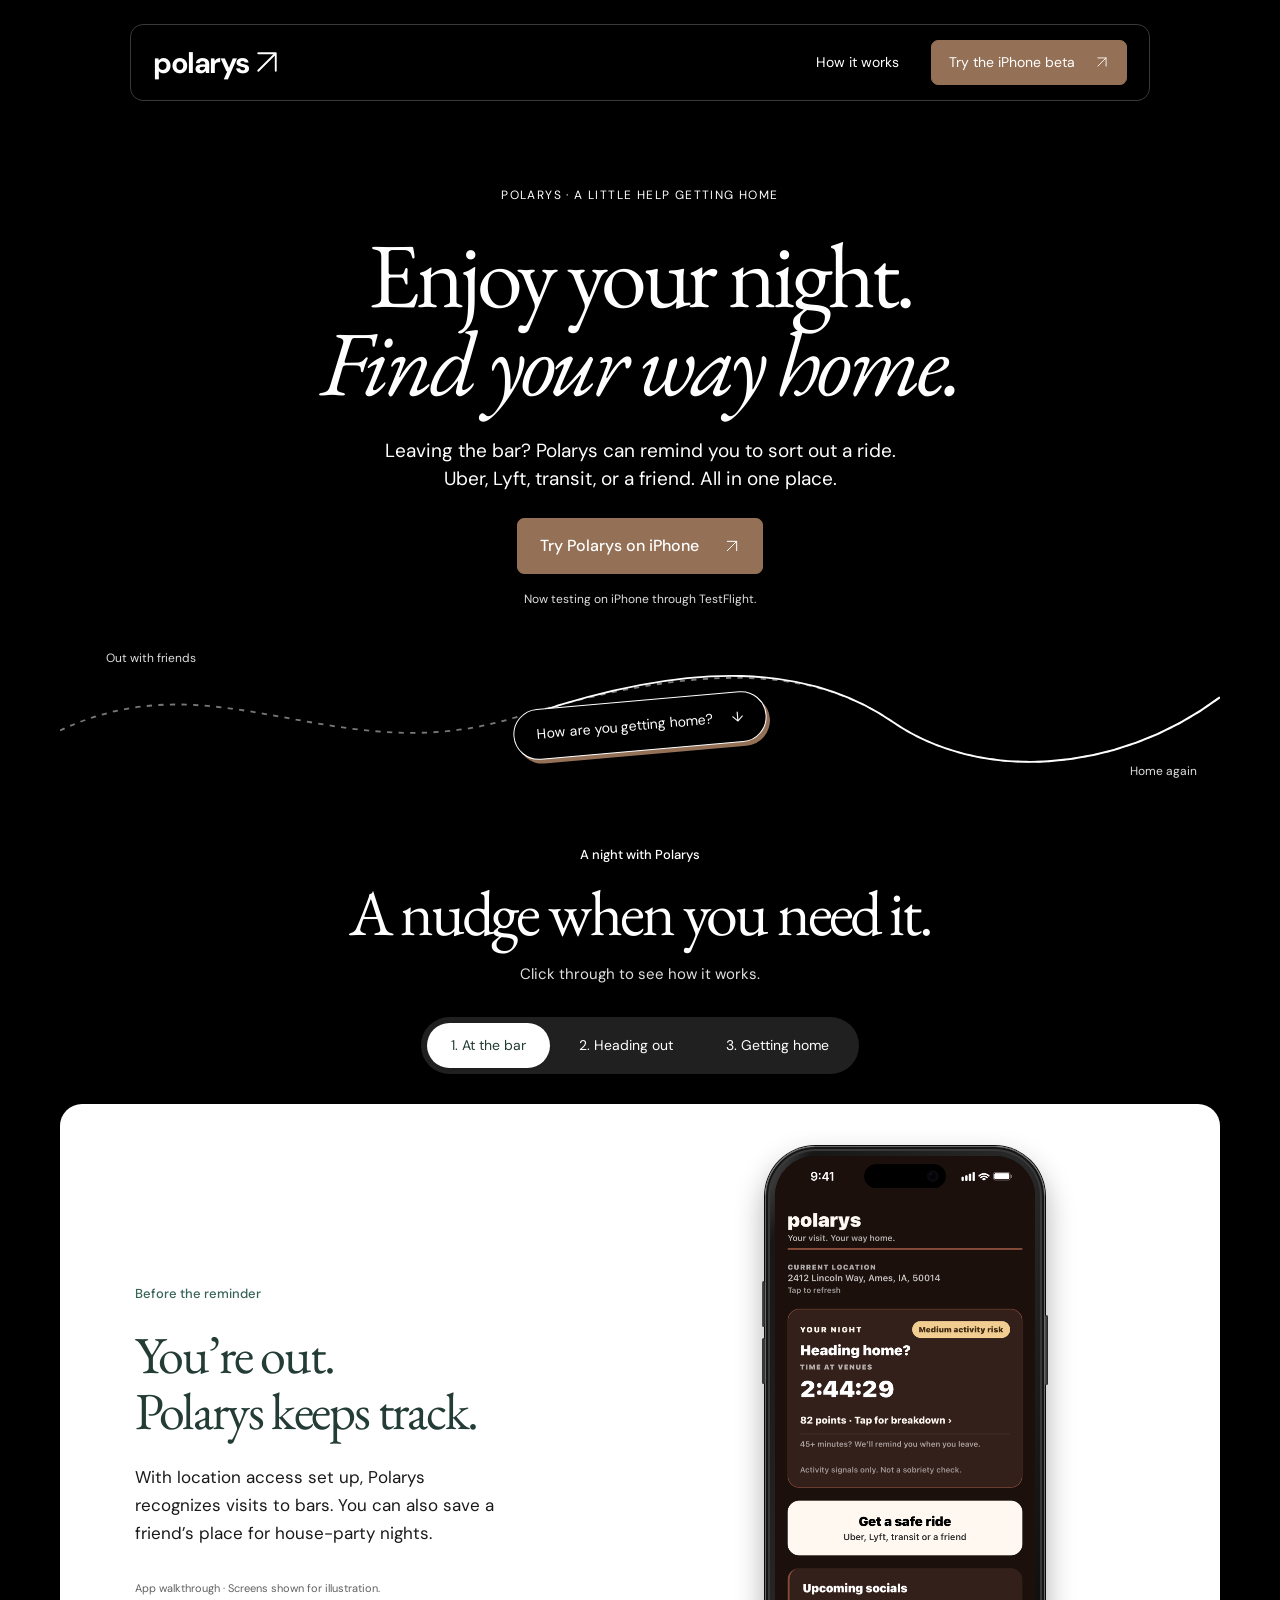
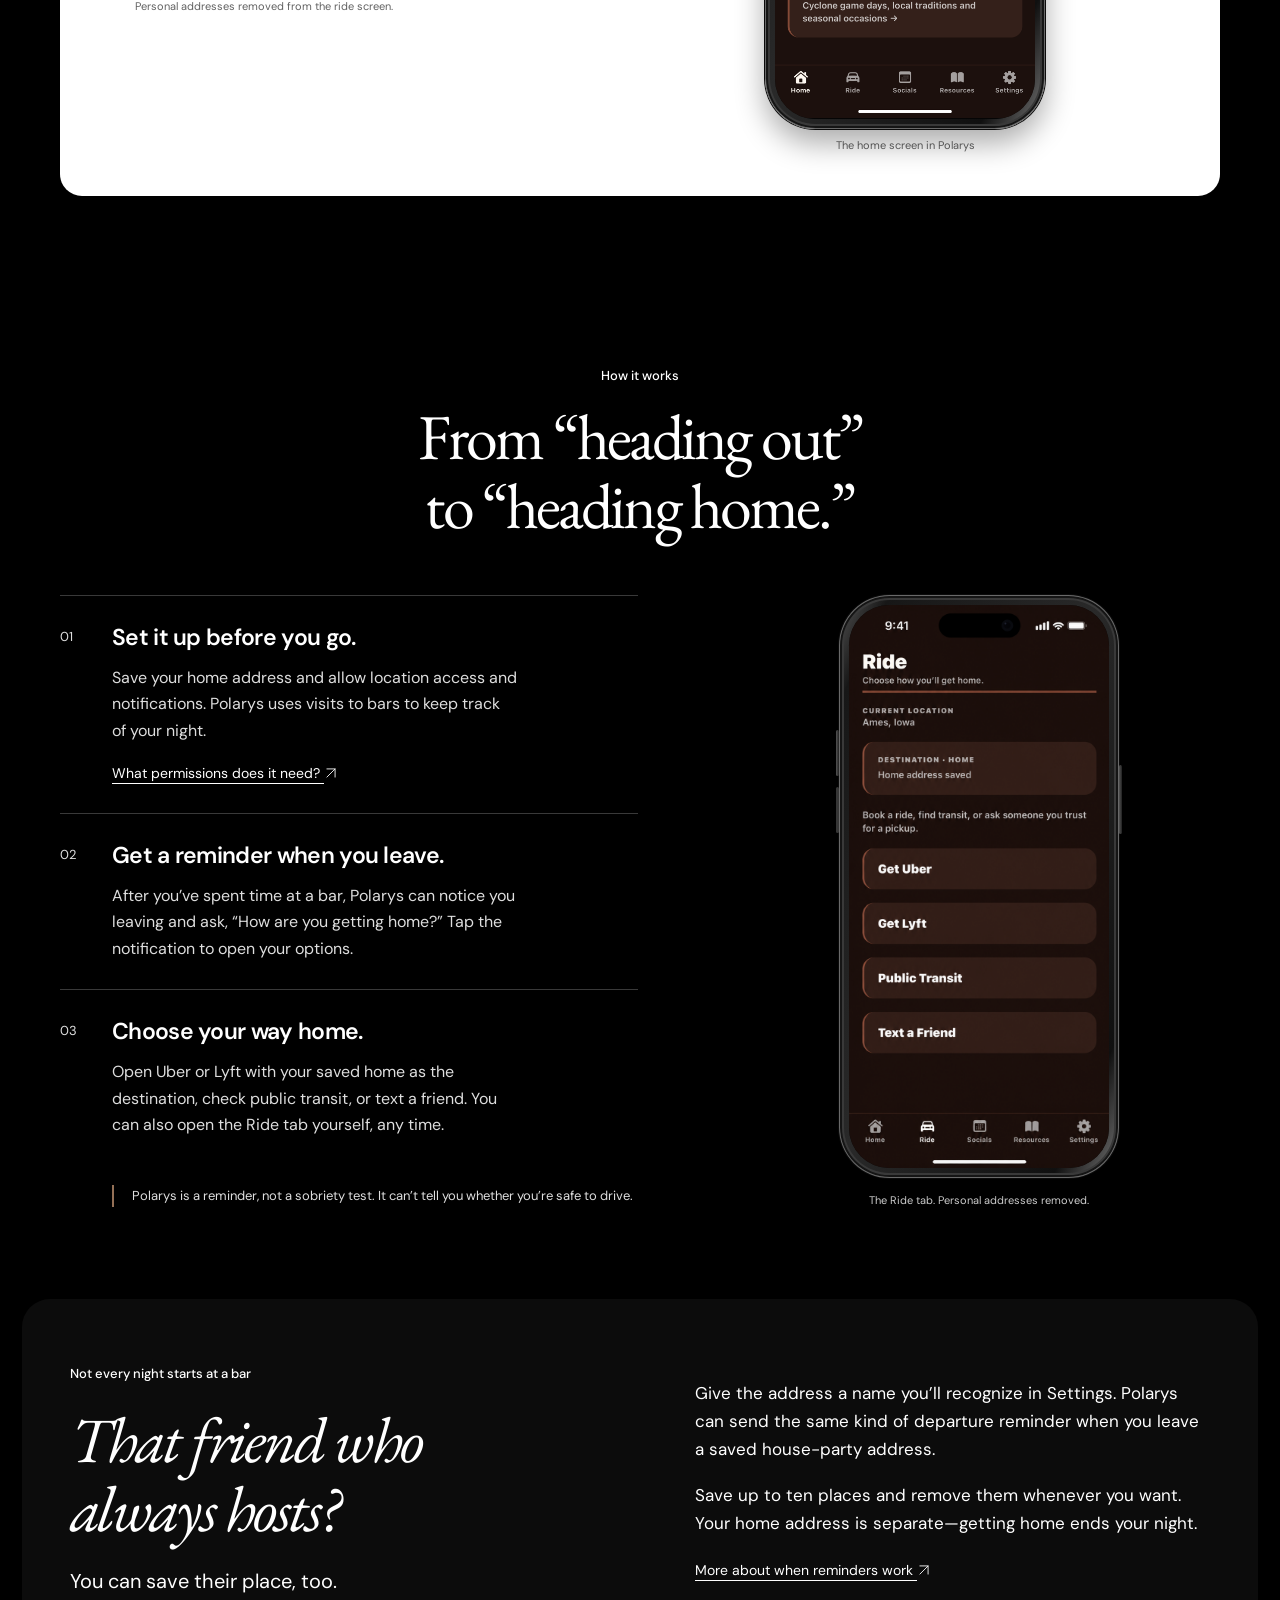
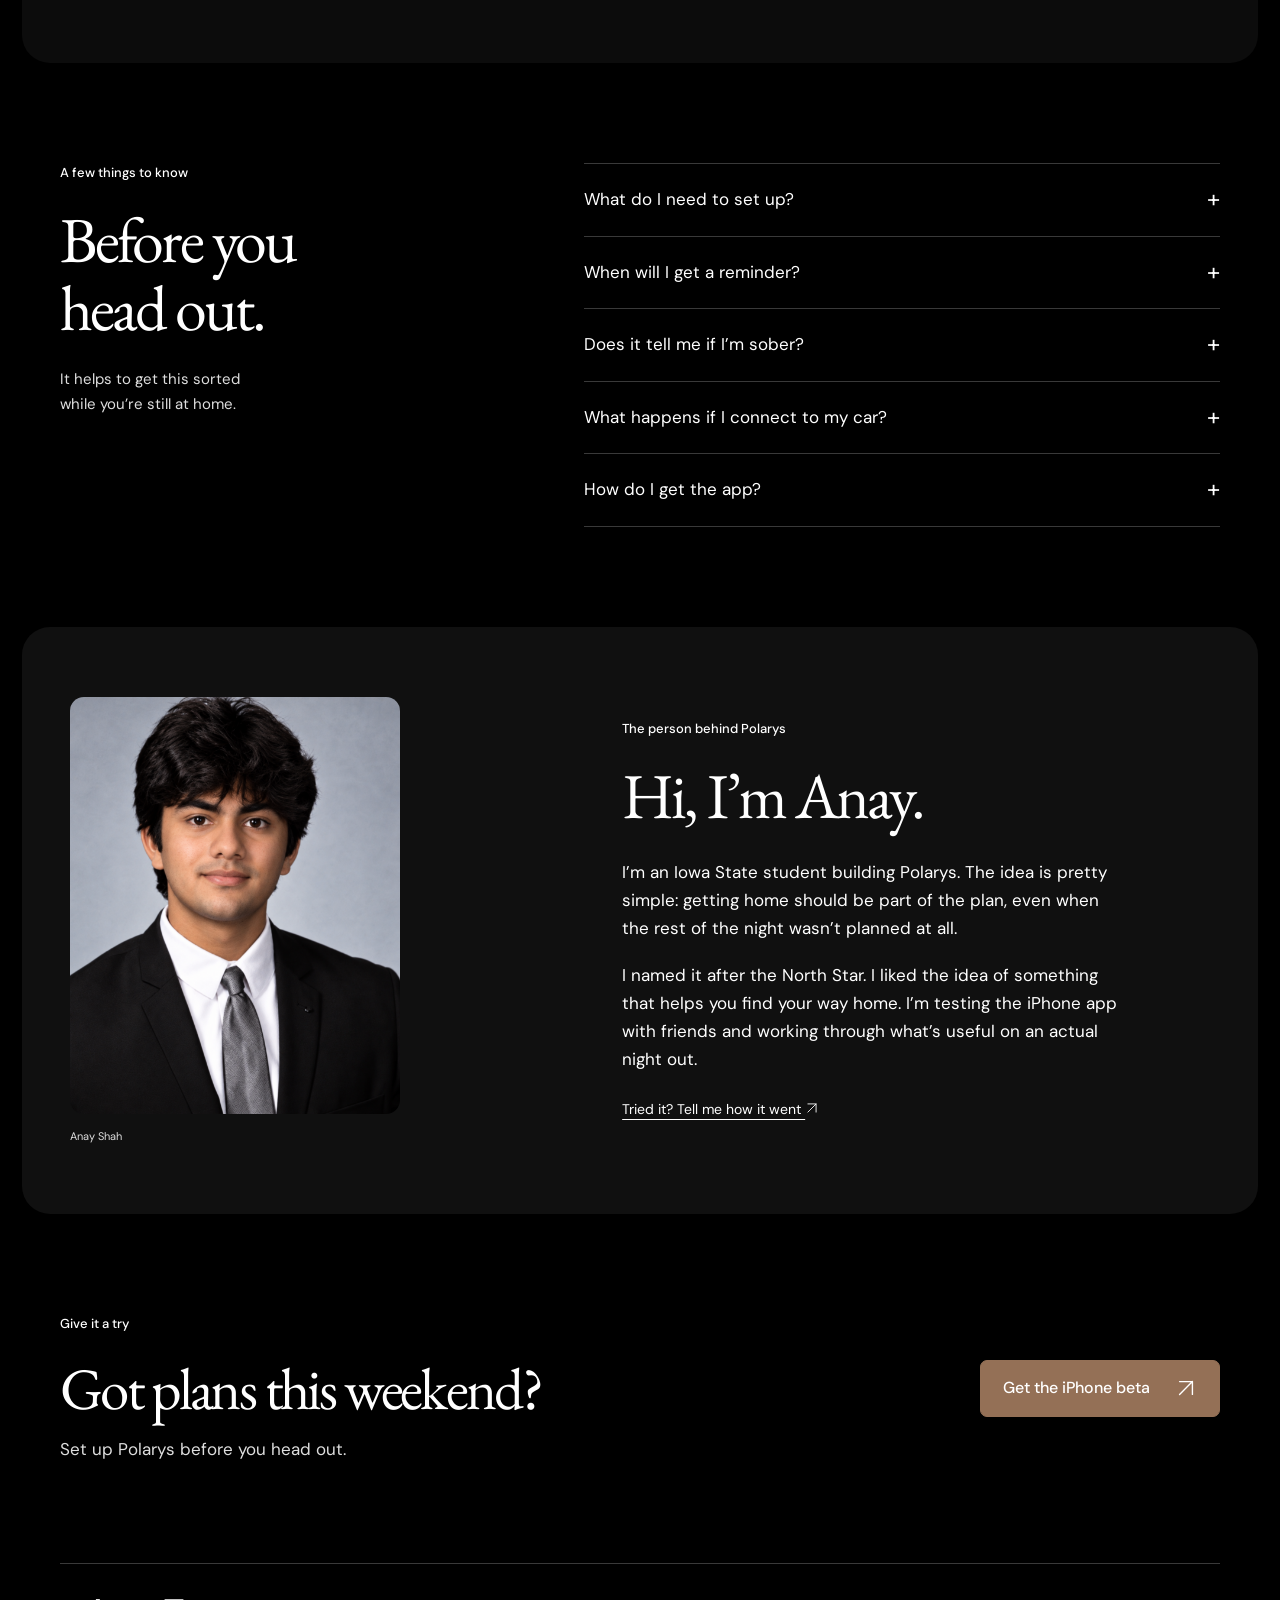
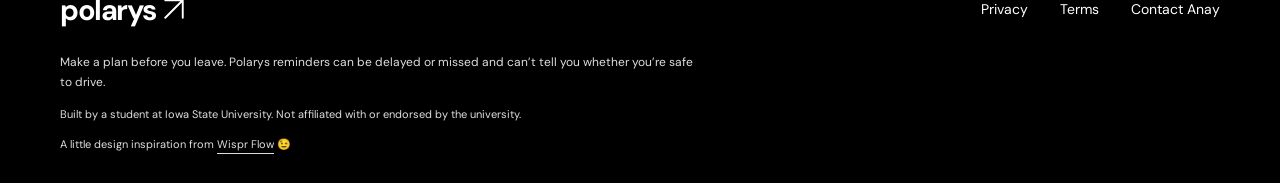
<file: index.html>
<!doctype html>
<html lang="en">
  <head>
    <meta charset="utf-8" />
    <meta name="viewport" content="width=device-width, initial-scale=1" />
    <title>Polarys</title>
    <link rel="canonical" href="https://getpolarys.app/" />
    <meta
      name="description"
      content="Leaving the bar? Polarys can remind you to find a ride home. An iPhone app, now on TestFlight."
    />
    <meta name="theme-color" content="#000000" />
    <link rel="icon" href="assets/polarys-icon.png" />
    <link rel="stylesheet" href="site.css" />
    <script src="site.js" defer></script>
  </head>
  <body>
    <a class="skip" href="#main">Skip to content</a>
    <header class="masthead wrap">
      <a class="wordmark" href="/" aria-label="Polarys home"
        >polarys<span aria-hidden="true"
          ><svg
            class="arrow-icon"
            style="--rotation: 0deg"
            viewBox="0 0 24 24"
            aria-hidden="true"
          >
            <path d="M5 19 19 5M5 5h14v14" /></svg></span
      ></a>
      <nav aria-label="Main navigation">
        <a href="#how-it-works">How it works</a
        ><a
          class="nav-download"
          href="https://testflight.apple.com/join/4NbjhRds"
          >Try the iPhone beta
          <span aria-hidden="true"
            ><svg
              class="arrow-icon"
              style="--rotation: 0deg"
              viewBox="0 0 24 24"
              aria-hidden="true"
            >
              <path d="M5 19 19 5M5 5h14v14" /></svg></span
        ></a>
      </nav>
    </header>
    <main id="main">
      <section class="hero wrap" aria-labelledby="hero-title">
        <p class="byline">POLARYS · A LITTLE HELP GETTING HOME</p>
        <h1 id="hero-title">
          Enjoy your night.<br /><em>Find your way home.</em>
        </h1>
        <p class="intro">
          Leaving the bar? Polarys can remind you to sort out a ride.<br
            class="desktop-break"
          />
          Uber, Lyft, transit, or a friend. All in one place.
        </p>
        <a class="button" href="https://testflight.apple.com/join/4NbjhRds"
          >Try Polarys on iPhone
          <svg class="arrow-icon" viewBox="0 0 24 24" aria-hidden="true">
            <path d="M5 19 19 5M5 5h14v14" /></svg
        ></a>
        <p class="download-note">Now testing on iPhone through TestFlight.</p>
        <div class="night-route" aria-label="From a night out to a ride home">
          <span class="route-start">Out with friends</span
          ><svg
            viewBox="0 0 1100 180"
            preserveAspectRatio="none"
            aria-hidden="true"
          >
            <path
              class="route-dashed"
              d="M0 105C150 15 260 155 430 90S710 25 790 95S1000 160 1100 65"
            />
            <path
              class="route-solid"
              d="M450 84C600 21 710 25 790 95S1000 160 1100 65"
            /></svg
          ><a class="route-reminder" href="#demo"
            >How are you getting home? <span aria-hidden="true">↓</span></a
          ><span class="route-end">Home again</span>
        </div>
      </section>
      <section class="demo-section wrap" id="demo" aria-labelledby="demo-title">
        <div class="demo-intro">
          <p class="section-label">A night with Polarys</p>
          <h2 id="demo-title">A nudge when you need it.</h2>
          <p>Click through to see how it works.</p>
        </div>
        <div
          class="demo-controls"
          role="group"
          aria-label="Choose a step in the app walkthrough"
        >
          <button type="button" data-demo="bar" aria-pressed="true">
            1. At the bar</button
          ><button type="button" data-demo="leave" aria-pressed="false">
            2. Heading out</button
          ><button type="button" data-demo="ride" aria-pressed="false">
            3. Getting home
          </button>
        </div>
        <div class="demo-stage">
          <div class="demo-copy" aria-live="polite">
            <p class="section-label" id="demo-label">Before the reminder</p>
            <h3 id="demo-heading">You’re out.<br />Polarys keeps track.</h3>
            <p id="demo-description">
              With location access set up, Polarys recognizes visits to bars.
              You can also save a friend’s place for house-party nights.
            </p>
            <p class="demo-note">
              App walkthrough · Screens shown for illustration.<br />Personal
              addresses removed from the ride screen.
            </p>
          </div>
          <figure class="demo-phone">
            <div class="phone-crop">
              <div class="phone-screen">
                <img
                  id="demo-image"
                  class="phone-image"
                  src="assets/home.png"
                  alt="Polarys home screen showing time spent at a venue and the ride button"
                  width="1290"
                  height="2796"
                /><img
                  class="notification-icon"
                  src="assets/polarys-icon.png"
                  alt=""
                  aria-hidden="true"
                />
              </div>
            </div>
            <figcaption id="demo-caption">
              The home screen in Polarys
            </figcaption>
          </figure>
        </div>
      </section>
      <section
        class="walkthrough wrap section"
        id="how-it-works"
        aria-labelledby="walkthrough-title"
      >
        <div class="section-top">
          <p class="section-label">How it works</p>
          <h2 id="walkthrough-title">
            From “heading out”<br />to “heading home.”
          </h2>
        </div>
        <div class="walkthrough-grid">
          <div class="steps">
            <article class="step">
              <span class="step-number">01</span>
              <div>
                <h3>Set it up before you go.</h3>
                <p>
                  Save your home address and allow location access and
                  notifications. Polarys uses visits to bars to keep track of
                  your night.
                </p>
                <a class="inline-link" href="#setup"
                  >What permissions does it need?
                  <svg
                    class="arrow-icon"
                    style="--rotation: 0deg"
                    viewBox="0 0 24 24"
                    aria-hidden="true"
                  >
                    <path d="M5 19 19 5M5 5h14v14" /></svg
                ></a>
              </div>
            </article>
            <article class="step">
              <span class="step-number">02</span>
              <div>
                <h3>Get a reminder when you leave.</h3>
                <p>
                  After you’ve spent time at a bar, Polarys can notice you
                  leaving and ask, “How are you getting home?” Tap the
                  notification to open your options.
                </p>
              </div>
            </article>
            <article class="step">
              <span class="step-number">03</span>
              <div>
                <h3>Choose your way home.</h3>
                <p>
                  Open Uber or Lyft with your saved home as the destination,
                  check public transit, or text a friend. You can also open the
                  Ride tab yourself, any time.
                </p>
              </div>
            </article>
            <p class="plain-note">
              Polarys is a reminder, not a sobriety test. It can’t tell you
              whether you’re safe to drive.
            </p>
          </div>
          <figure class="ride-preview">
            <div class="phone-crop">
              <div class="phone-screen">
                <img
                  class="phone-image"
                  src="assets/ride.png"
                  alt="The Polarys Ride screen, with options for Uber, Lyft, public transit, and texting a friend"
                  width="852"
                  height="1846"
                  loading="lazy"
                />
              </div>
            </div>
            <figcaption>The Ride tab. Personal addresses removed.</figcaption>
          </figure>
        </div>
      </section>
      <section
        class="places-section"
        id="saved-places"
        aria-labelledby="places-title"
      >
        <div class="wrap places-grid">
          <div>
            <p class="section-label">Not every night starts at a bar</p>
            <h2 id="places-title">That friend who<br />always hosts?</h2>
            <p class="section-intro">You can save their place, too.</p>
          </div>
          <div class="places-copy">
            <p>
              Give the address a name you’ll recognize in Settings. Polarys can
              send the same kind of departure reminder when you leave a saved
              house-party address.
            </p>
            <p>
              Save up to ten places and remove them whenever you want. Your home
              address is separate—getting home ends your night.
            </p>
            <a class="inline-link" href="#reminders"
              >More about when reminders work
              <svg
                class="arrow-icon"
                style="--rotation: 0deg"
                viewBox="0 0 24 24"
                aria-hidden="true"
              >
                <path d="M5 19 19 5M5 5h14v14" /></svg
            ></a>
          </div>
        </div>
      </section>
      <section class="section wrap questions" aria-labelledby="questions-title">
        <div>
          <p class="section-label">A few things to know</p>
          <h2 id="questions-title">Before you<br />head out.</h2>
          <p>
            It helps to get this sorted<br />
            while you’re still at home.
          </p>
        </div>
        <div class="faq-list">
          <details id="setup">
            <summary>
              What do I need to set up?<span aria-hidden="true">+</span>
            </summary>
            <div class="answer">
              <p>
                Save your home address in Settings, then allow Always location
                access, Precise Location, and notifications. Add any friends’
                places you want Polarys to recognize.
              </p>
              <p>
                Location access helps the app recognize visits and departures.
                Notifications let it send the ride reminder. You can manage
                permissions in your iPhone’s Settings.
              </p>
              <a href="privacy.html"
                >Read the privacy policy
                <svg
                  class="arrow-icon"
                  style="--rotation: 0deg"
                  viewBox="0 0 24 24"
                  aria-hidden="true"
                >
                  <path d="M5 19 19 5M5 5h14v14" /></svg
              ></a>
            </div>
          </details>
          <details id="reminders">
            <summary>
              When will I get a reminder?<span aria-hidden="true">+</span>
            </summary>
            <div class="answer">
              <p>
                Polarys looks for visits to bars and saved party addresses
                between 9 in the evening and 5 in the morning, in your local
                time. After at least 45 minutes at these places, detecting your
                departure can trigger a reminder.
              </p>
              <p>
                Reminders depend on your permissions, GPS, and iOS. They can
                arrive late or fail to arrive. Make a plan before you leave, and
                open the Ride tab whenever you need it.
              </p>
            </div>
          </details>
          <details>
            <summary>
              Does it tell me if I’m sober?<span aria-hidden="true">+</span>
            </summary>
            <div class="answer">
              <p>
                No. The activity level on the home screen is based on venue time
                and a qualifying connection to a saved car. It does not measure
                alcohol or tell you whether you can drive.
              </p>
              <p>
                If you say you were planning to drive, the app asks how much
                you’ve had to drink. Your answer isn’t saved, and every answer
                leads to ride options.
              </p>
            </div>
          </details>
          <details>
            <summary>
              What happens if I connect to my car?<span aria-hidden="true"
                >+</span
              >
            </summary>
            <div class="answer">
              <p>
                You can save your car’s Bluetooth connection in Settings. After
                time at a bar, a connection to that car can prompt Polarys to
                encourage another way home.
              </p>
              <p>
                Keep Polarys open for car detection. This is another reminder to
                consider a ride, not a way to measure sobriety.
              </p>
            </div>
          </details>
          <details>
            <summary>
              How do I get the app?<span aria-hidden="true">+</span>
            </summary>
            <div class="answer">
              <p>
                Polarys is currently an iPhone beta. Open the beta link on your
                iPhone, install Apple’s TestFlight if prompted, then accept the
                invitation to install Polarys.
              </p>
              <a href="https://testflight.apple.com/join/4NbjhRds"
                >Open the TestFlight invitation
                <svg
                  class="arrow-icon"
                  style="--rotation: 0deg"
                  viewBox="0 0 24 24"
                  aria-hidden="true"
                >
                  <path d="M5 19 19 5M5 5h14v14" /></svg
              ></a>
            </div>
          </details>
        </div>
      </section>
      <section class="about-section" id="about" aria-labelledby="about-title">
        <div class="wrap about-grid">
          <figure class="founder-photo">
            <img
              src="assets/anay-portrait.png"
              alt="Anay Shah, the student building Polarys"
              width="1116"
              height="1410"
              loading="lazy"
            />
            <figcaption>Anay Shah</figcaption>
          </figure>
          <div class="about-copy">
            <p class="section-label">The person behind Polarys</p>
            <h2 id="about-title">Hi, I’m Anay.</h2>
            <p>
              I’m an Iowa State student building Polarys. The idea is pretty
              simple: getting home should be part of the plan, even when the
              rest of the night wasn’t planned at all.
            </p>
            <p>
              I named it after the North Star. I liked the idea of something
              that helps you find your way home. I’m testing the iPhone app with
              friends and working through what’s useful on an actual night out.
            </p>
            <a class="inline-link" href="mailto:anayshah25@gmail.com"
              >Tried it? Tell me how it went
              <svg
                class="arrow-icon"
                style="--rotation: 0deg"
                viewBox="0 0 24 24"
                aria-hidden="true"
              >
                <path d="M5 19 19 5M5 5h14v14" /></svg
            ></a>
          </div>
        </div>
      </section>
      <section class="wrap closing section" aria-labelledby="closing-title">
        <div>
          <p class="section-label">Give it a try</p>
          <h2 id="closing-title">Got plans this weekend?</h2>
          <p>Set up Polarys before you head out.</p>
        </div>
        <a class="button" href="https://testflight.apple.com/join/4NbjhRds"
          >Get the iPhone beta
          <span aria-hidden="true"
            ><svg
              class="arrow-icon"
              style="--rotation: 0deg"
              viewBox="0 0 24 24"
              aria-hidden="true"
            >
              <path d="M5 19 19 5M5 5h14v14" /></svg></span
        ></a>
      </section>
    </main>
    <footer class="wrap">
      <div class="footer-top">
        <a class="wordmark" href="/"
          >polarys<span aria-hidden="true"
            ><svg
              class="arrow-icon"
              style="--rotation: 0deg"
              viewBox="0 0 24 24"
              aria-hidden="true"
            >
              <path d="M5 19 19 5M5 5h14v14" /></svg></span
        ></a>
        <nav aria-label="Footer">
          <a href="privacy.html">Privacy</a><a href="terms.html">Terms</a
          ><a href="mailto:anayshah25@gmail.com">Contact Anay</a>
        </nav>
      </div>
      <p>
        Make a plan before you leave. Polarys reminders can be delayed or missed
        and can’t tell you whether you’re safe to drive.
      </p>
      <p class="affiliation">
        Built by a student at Iowa State University. Not affiliated with or
        endorsed by the university.
      </p>
      <p class="design-credit">
        A little design inspiration from
        <a href="https://wisprflow.ai/">Wispr Flow</a> 😉
      </p>
    </footer>
  </body>
</html>
</file>
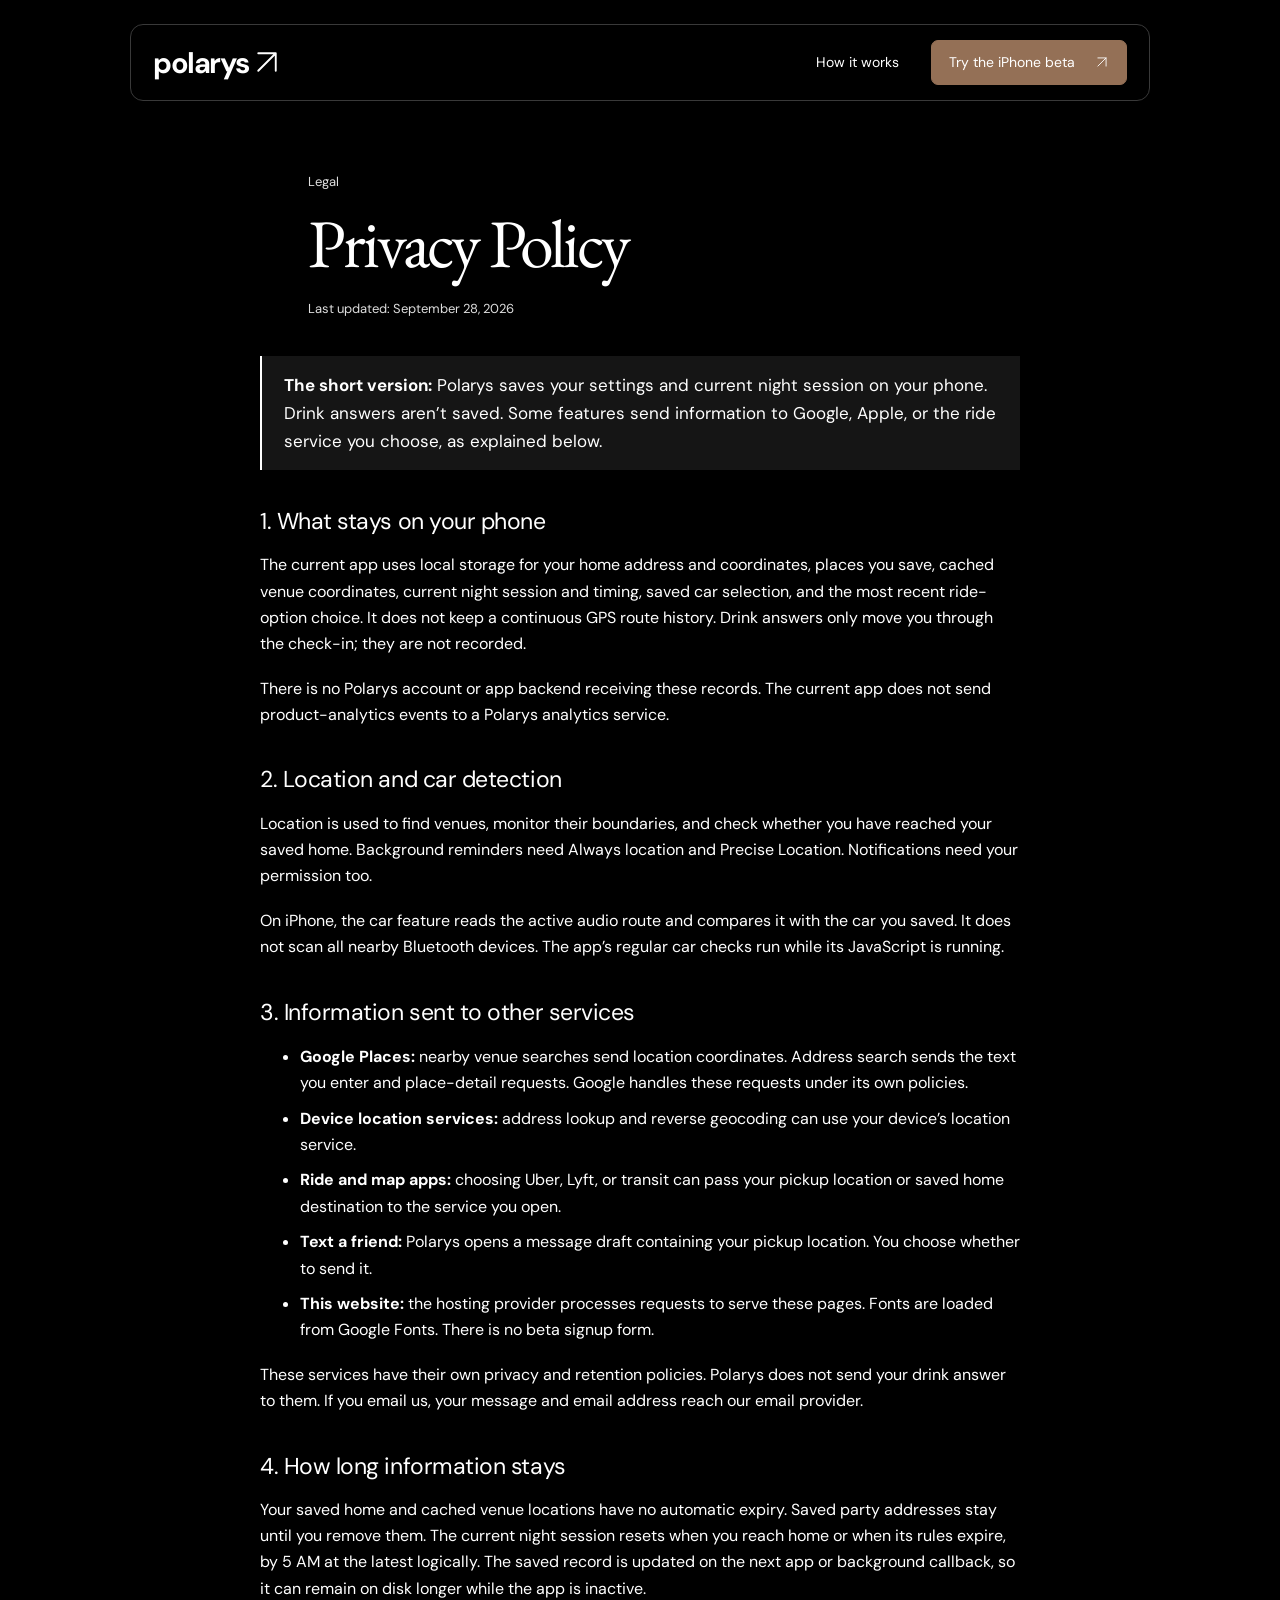
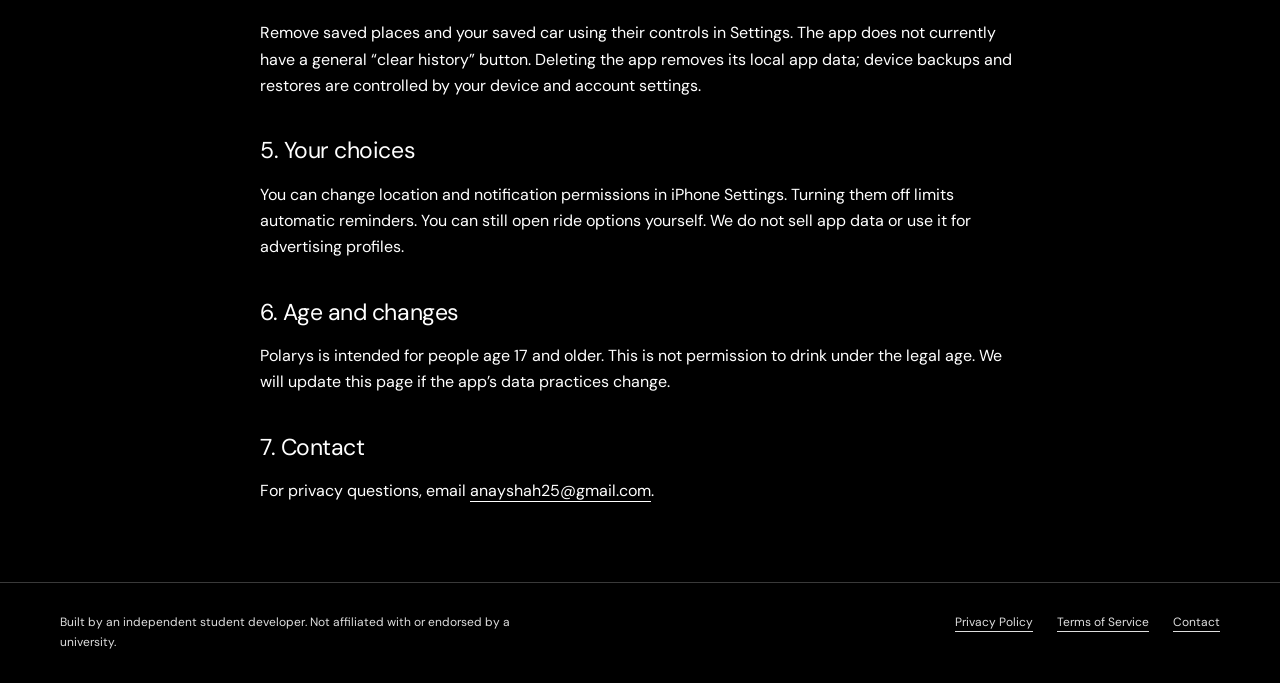
<file: privacy.html>
<!doctype html>
<html lang="en">
  <head>
    <meta charset="UTF-8" />
    <meta name="viewport" content="width=device-width, initial-scale=1.0" />
    <title>Privacy Policy — Polarys</title>
    <link rel="stylesheet" href="site.css" />
  </head>
  <body>
    <a class="skip" href="#legal-content">Skip to content</a>

    <header class="masthead wrap">
      <a class="wordmark" href="/" aria-label="Polarys home"
        >polarys<span aria-hidden="true"
          ><svg
            class="arrow-icon"
            style="--rotation: 0deg"
            viewBox="0 0 24 24"
            aria-hidden="true"
          >
            <path d="M5 19 19 5M5 5h14v14" /></svg></span
      ></a>
      <nav aria-label="Main navigation">
        <a href="/#how-it-works">How it works</a
        ><a
          class="nav-download"
          href="https://testflight.apple.com/join/4NbjhRds"
          >Try the iPhone beta
          <span aria-hidden="true"
            ><svg
              class="arrow-icon"
              style="--rotation: 0deg"
              viewBox="0 0 24 24"
              aria-hidden="true"
            >
              <path d="M5 19 19 5M5 5h14v14" /></svg></span
        ></a>
      </nav>
    </header>

    <header class="legal-hero">
      <div class="wrap">
        <span class="eyebrow">Legal</span>
        <h1>Privacy Policy</h1>
        <span class="legal-updated">Last updated: September 28, 2026</span>
      </div>
    </header>

    <main class="legal-body wrap" id="legal-content">
      <div class="callout">
        <b>The short version:</b> Polarys saves your settings and current night
        session on your phone. Drink answers aren’t saved. Some features send
        information to Google, Apple, or the ride service you choose, as
        explained below.
      </div>
      <h2>1. What stays on your phone</h2>
      <p>
        The current app uses local storage for your home address and
        coordinates, places you save, cached venue coordinates, current night
        session and timing, saved car selection, and the most recent ride-option
        choice. It does not keep a continuous GPS route history. Drink answers
        only move you through the check-in; they are not recorded.
      </p>
      <p>
        There is no Polarys account or app backend receiving these records. The
        current app does not send product-analytics events to a Polarys
        analytics service.
      </p>
      <h2>2. Location and car detection</h2>
      <p>
        Location is used to find venues, monitor their boundaries, and check
        whether you have reached your saved home. Background reminders need
        Always location and Precise Location. Notifications need your permission
        too.
      </p>
      <p>
        On iPhone, the car feature reads the active audio route and compares it
        with the car you saved. It does not scan all nearby Bluetooth devices.
        The app’s regular car checks run while its JavaScript is running.
      </p>
      <h2>3. Information sent to other services</h2>
      <ul>
        <li>
          <b>Google Places:</b> nearby venue searches send location coordinates.
          Address search sends the text you enter and place-detail requests.
          Google handles these requests under its own policies.
        </li>
        <li>
          <b>Device location services:</b> address lookup and reverse geocoding
          can use your device’s location service.
        </li>
        <li>
          <b>Ride and map apps:</b> choosing Uber, Lyft, or transit can pass
          your pickup location or saved home destination to the service you
          open.
        </li>
        <li>
          <b>Text a friend:</b> Polarys opens a message draft containing your
          pickup location. You choose whether to send it.
        </li>
        <li>
          <b>This website:</b> the hosting provider processes requests to serve
          these pages. Fonts are loaded from Google Fonts. There is no beta
          signup form.
        </li>
      </ul>
      <p>
        These services have their own privacy and retention policies. Polarys
        does not send your drink answer to them. If you email us, your message
        and email address reach our email provider.
      </p>
      <h2>4. How long information stays</h2>
      <p>
        Your saved home and cached venue locations have no automatic expiry.
        Saved party addresses stay until you remove them. The current night
        session resets when you reach home or when its rules expire, by 5 AM at
        the latest logically. The saved record is updated on the next app or
        background callback, so it can remain on disk longer while the app is
        inactive.
      </p>
      <p>
        Remove saved places and your saved car using their controls in Settings.
        The app does not currently have a general “clear history” button.
        Deleting the app removes its local app data; device backups and restores
        are controlled by your device and account settings.
      </p>
      <h2>5. Your choices</h2>
      <p>
        You can change location and notification permissions in iPhone Settings.
        Turning them off limits automatic reminders. You can still open ride
        options yourself. We do not sell app data or use it for advertising
        profiles.
      </p>
      <h2>6. Age and changes</h2>
      <p>
        Polarys is intended for people age 17 and older. This is not permission
        to drink under the legal age. We will update this page if the app’s data
        practices change.
      </p>
      <h2>7. Contact</h2>
      <p>
        For privacy questions, email
        <a href="mailto:anayshah25@gmail.com" style="color: var(--blue)"
          >anayshah25@gmail.com</a
        >.
      </p>
    </main>

    <footer>
      <div class="wrap footer-inner">
        <div class="footer-note">
          Built by an independent student developer. Not affiliated with or
          endorsed by a university.
        </div>
        <div class="footer-links">
          <a href="privacy.html">Privacy Policy</a>
          <a href="terms.html">Terms of Service</a>
          <a href="mailto:anayshah25@gmail.com">Contact</a>
        </div>
      </div>
    </footer>
  </body>
</html>
</file>
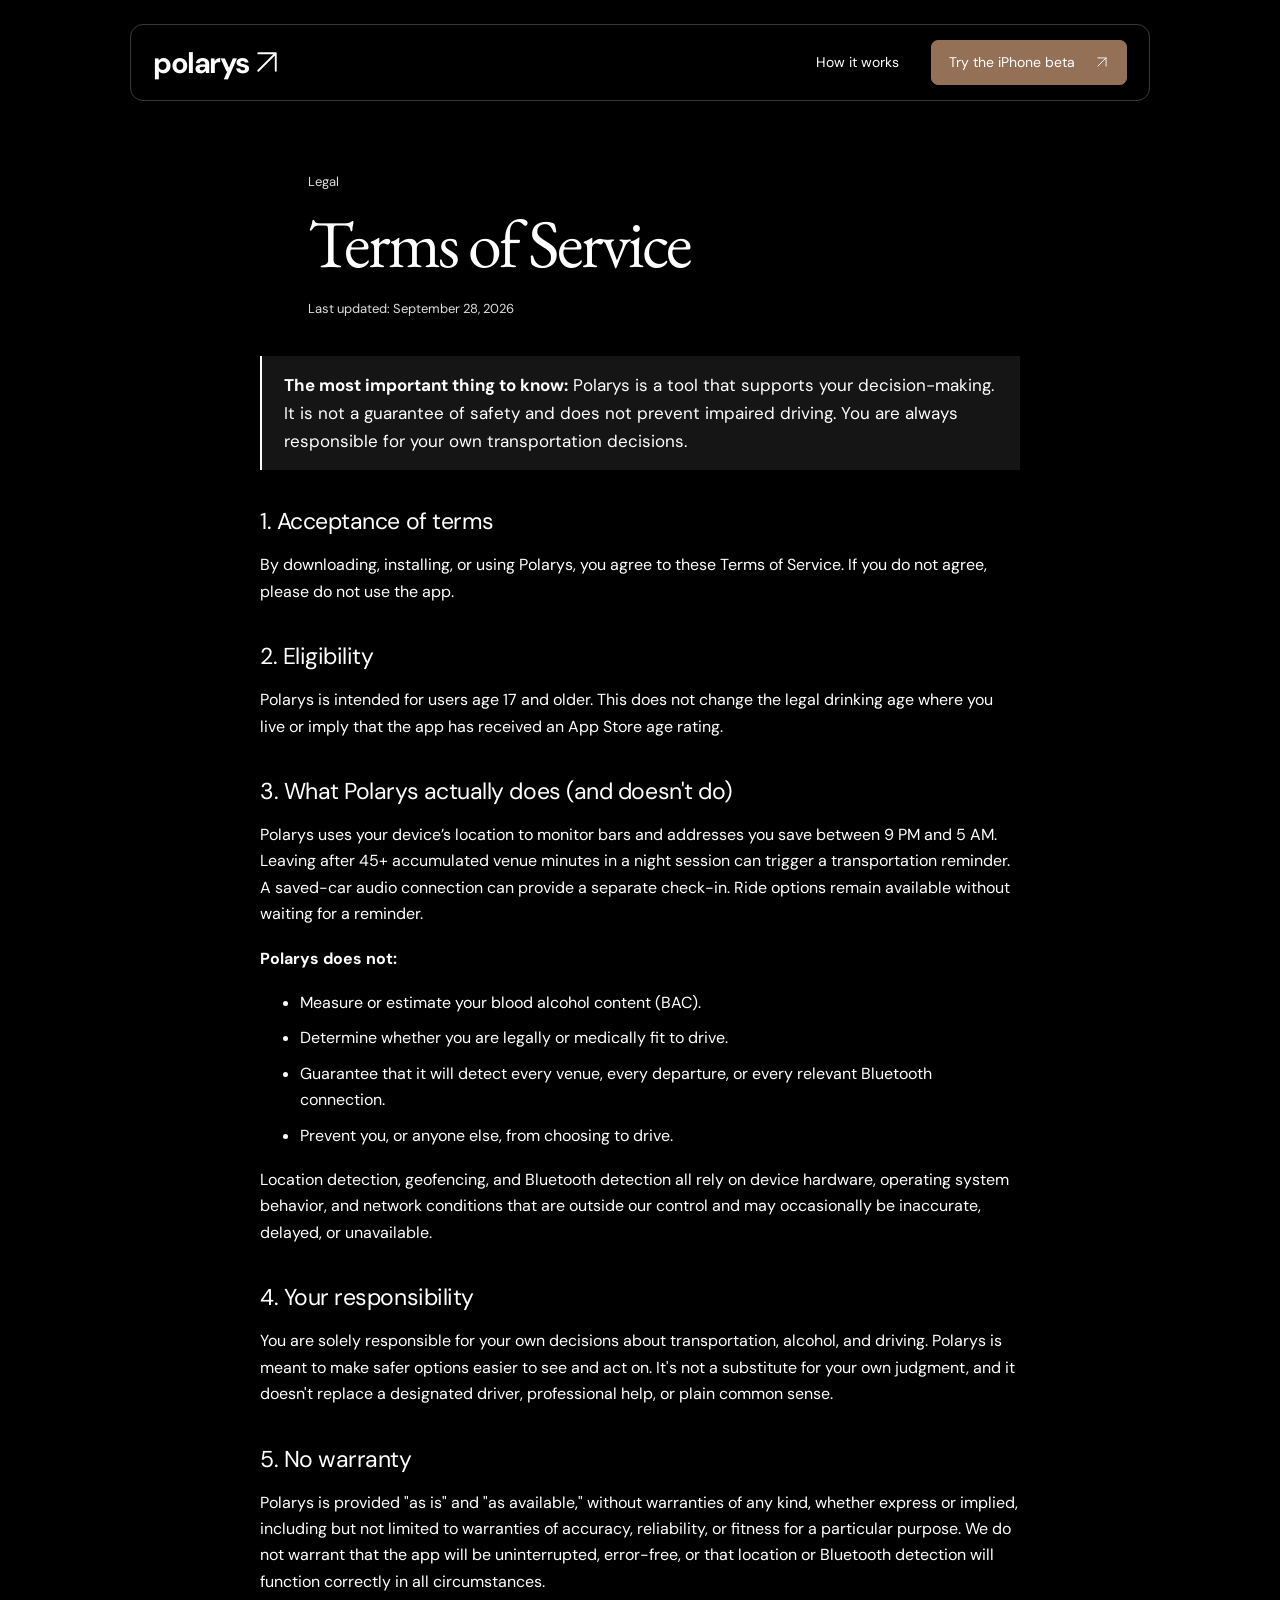
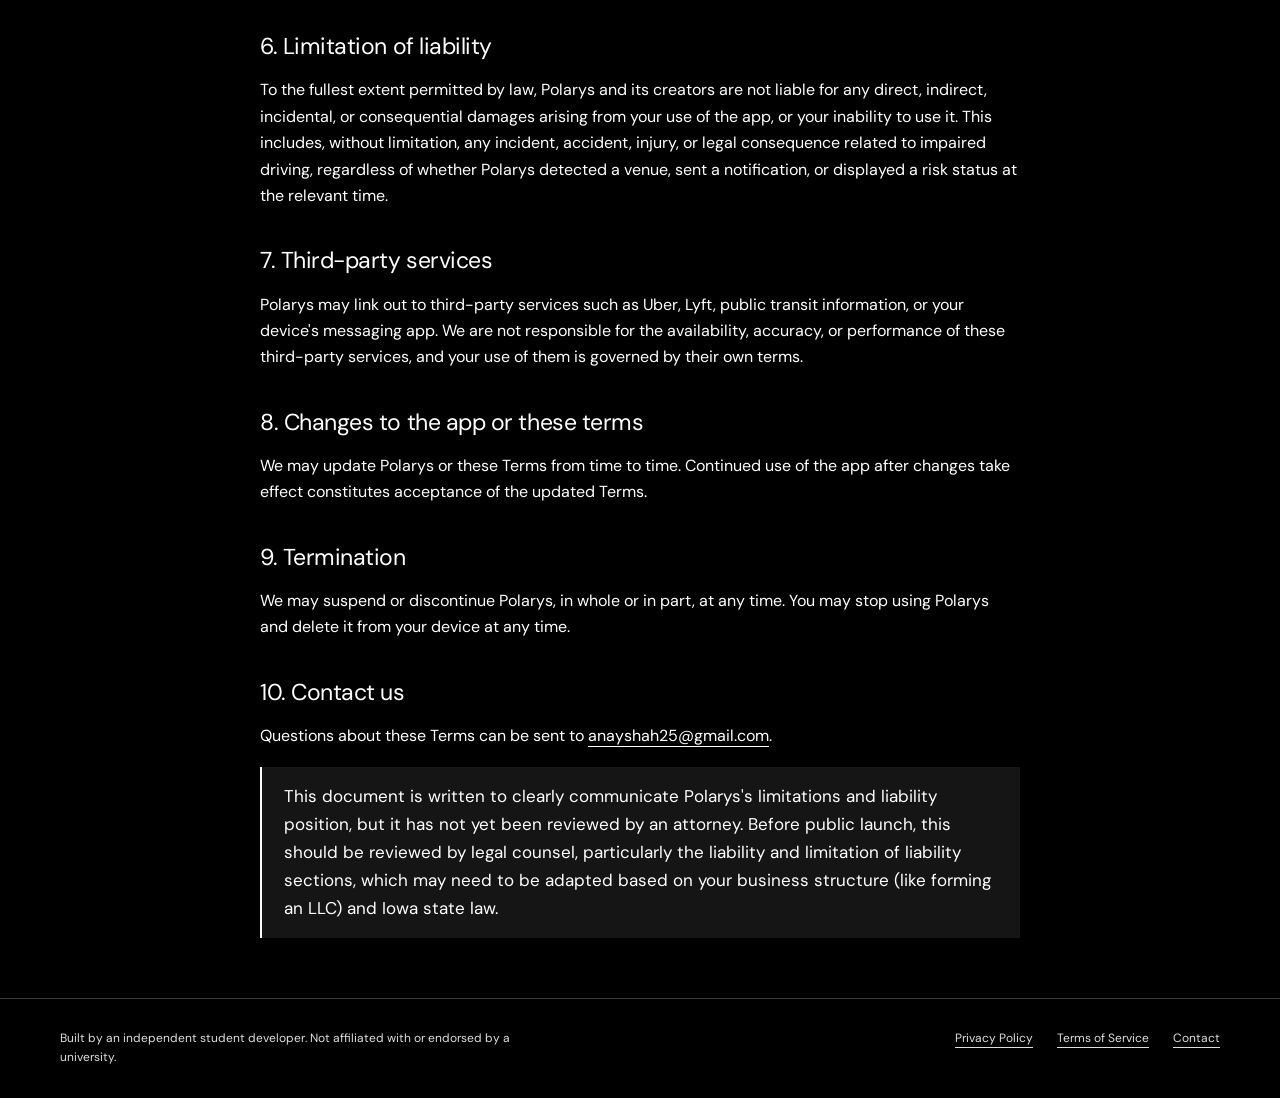
<file: terms.html>
<!doctype html>
<html lang="en">
  <head>
    <meta charset="UTF-8" />
    <meta name="viewport" content="width=device-width, initial-scale=1.0" />
    <title>Terms of Service — Polarys</title>
    <link rel="stylesheet" href="site.css" />
  </head>
  <body>
    <a class="skip" href="#legal-content">Skip to content</a>

    <header class="masthead wrap">
      <a class="wordmark" href="/" aria-label="Polarys home"
        >polarys<span aria-hidden="true"
          ><svg
            class="arrow-icon"
            style="--rotation: 0deg"
            viewBox="0 0 24 24"
            aria-hidden="true"
          >
            <path d="M5 19 19 5M5 5h14v14" /></svg></span
      ></a>
      <nav aria-label="Main navigation">
        <a href="/#how-it-works">How it works</a
        ><a
          class="nav-download"
          href="https://testflight.apple.com/join/4NbjhRds"
          >Try the iPhone beta
          <span aria-hidden="true"
            ><svg
              class="arrow-icon"
              style="--rotation: 0deg"
              viewBox="0 0 24 24"
              aria-hidden="true"
            >
              <path d="M5 19 19 5M5 5h14v14" /></svg></span
        ></a>
      </nav>
    </header>

    <header class="legal-hero">
      <div class="wrap">
        <span class="eyebrow">Legal</span>
        <h1>Terms of Service</h1>
        <span class="legal-updated">Last updated: September 28, 2026</span>
      </div>
    </header>

    <main class="legal-body wrap" id="legal-content">
      <div class="callout">
        <b>The most important thing to know:</b> Polarys is a tool that supports
        your decision-making. It is not a guarantee of safety and does not
        prevent impaired driving. You are always responsible for your own
        transportation decisions.
      </div>

      <h2>1. Acceptance of terms</h2>
      <p>
        By downloading, installing, or using Polarys, you agree to these Terms
        of Service. If you do not agree, please do not use the app.
      </p>

      <h2>2. Eligibility</h2>
      <p>
        Polarys is intended for users age 17 and older. This does not change the
        legal drinking age where you live or imply that the app has received an
        App Store age rating.
      </p>

      <h2>3. What Polarys actually does (and doesn't do)</h2>
      <p>
        Polarys uses your device’s location to monitor bars and addresses you
        save between 9 PM and 5 AM. Leaving after 45+ accumulated venue minutes
        in a night session can trigger a transportation reminder. A saved-car
        audio connection can provide a separate check-in. Ride options remain
        available without waiting for a reminder.
      </p>
      <p><b>Polarys does not:</b></p>
      <ul>
        <li>Measure or estimate your blood alcohol content (BAC).</li>
        <li>Determine whether you are legally or medically fit to drive.</li>
        <li>
          Guarantee that it will detect every venue, every departure, or every
          relevant Bluetooth connection.
        </li>
        <li>Prevent you, or anyone else, from choosing to drive.</li>
      </ul>
      <p>
        Location detection, geofencing, and Bluetooth detection all rely on
        device hardware, operating system behavior, and network conditions that
        are outside our control and may occasionally be inaccurate, delayed, or
        unavailable.
      </p>

      <h2>4. Your responsibility</h2>
      <p>
        You are solely responsible for your own decisions about transportation,
        alcohol, and driving. Polarys is meant to make safer options easier to
        see and act on. It's not a substitute for your own judgment, and it
        doesn't replace a designated driver, professional help, or plain common
        sense.
      </p>

      <h2>5. No warranty</h2>
      <p>
        Polarys is provided "as is" and "as available," without warranties of
        any kind, whether express or implied, including but not limited to
        warranties of accuracy, reliability, or fitness for a particular
        purpose. We do not warrant that the app will be uninterrupted,
        error-free, or that location or Bluetooth detection will function
        correctly in all circumstances.
      </p>

      <h2>6. Limitation of liability</h2>
      <p>
        To the fullest extent permitted by law, Polarys and its creators are not
        liable for any direct, indirect, incidental, or consequential damages
        arising from your use of the app, or your inability to use it. This
        includes, without limitation, any incident, accident, injury, or legal
        consequence related to impaired driving, regardless of whether Polarys
        detected a venue, sent a notification, or displayed a risk status at the
        relevant time.
      </p>

      <h2>7. Third-party services</h2>
      <p>
        Polarys may link out to third-party services such as Uber, Lyft, public
        transit information, or your device's messaging app. We are not
        responsible for the availability, accuracy, or performance of these
        third-party services, and your use of them is governed by their own
        terms.
      </p>

      <h2>8. Changes to the app or these terms</h2>
      <p>
        We may update Polarys or these Terms from time to time. Continued use of
        the app after changes take effect constitutes acceptance of the updated
        Terms.
      </p>

      <h2>9. Termination</h2>
      <p>
        We may suspend or discontinue Polarys, in whole or in part, at any time.
        You may stop using Polarys and delete it from your device at any time.
      </p>

      <h2>10. Contact us</h2>
      <p>
        Questions about these Terms can be sent to
        <a href="mailto:anayshah25@gmail.com" style="color: var(--blue)"
          >anayshah25@gmail.com</a
        >.
      </p>

      <div class="callout">
        This document is written to clearly communicate Polarys's limitations
        and liability position, but it has not yet been reviewed by an attorney.
        Before public launch, this should be reviewed by legal counsel,
        particularly the liability and limitation of liability sections, which
        may need to be adapted based on your business structure (like forming an
        LLC) and Iowa state law.
      </div>
    </main>

    <footer>
      <div class="wrap footer-inner">
        <div class="footer-note">
          Built by an independent student developer. Not affiliated with or
          endorsed by a university.
        </div>
        <div class="footer-links">
          <a href="privacy.html">Privacy Policy</a>
          <a href="terms.html">Terms of Service</a>
          <a href="mailto:anayshah25@gmail.com">Contact</a>
        </div>
      </div>
    </footer>
  </body>
</html>
</file>
<file: site.css>
@font-face {
  font-family: "EB Garamond";
  font-style: italic;
  font-weight: 400;
  font-display: swap;
  src: url(assets/fonts/garamond-0.ttf) format("truetype");
}
@font-face {
  font-family: "EB Garamond";
  font-style: normal;
  font-weight: 400;
  font-display: swap;
  src: url(assets/fonts/garamond-1.ttf) format("truetype");
}

@font-face {
  font-family: "Barlow Condensed";
  font-style: normal;
  font-weight: 600;
  font-display: swap;
  src: url(assets/fonts/barlow-condensed-600.ttf) format("truetype");
}
@font-face {
  font-family: "Barlow Condensed";
  font-style: normal;
  font-weight: 700;
  font-display: swap;
  src: url(assets/fonts/barlow-condensed-700.ttf) format("truetype");
}
@font-face {
  font-family: "DM Sans";
  font-style: normal;
  font-weight: 400;
  font-display: swap;
  src: url(assets/fonts/dm-sans-400.ttf) format("truetype");
}
@font-face {
  font-family: "DM Sans";
  font-style: normal;
  font-weight: 500;
  font-display: swap;
  src: url(assets/fonts/dm-sans-500.ttf) format("truetype");
}
@font-face {
  font-family: "DM Sans";
  font-style: normal;
  font-weight: 600;
  font-display: swap;
  src: url(assets/fonts/dm-sans-600.ttf) format("truetype");
}
@font-face {
  font-family: "DM Sans";
  font-style: normal;
  font-weight: 700;
  font-display: swap;
  src: url(assets/fonts/dm-sans-700.ttf) format("truetype");
}

:root {
  --paper: #000000;
  --accent: #947056;
  color-scheme: dark;
  --ink: #ffffff;
  --blue: #ffffff;
  --muted: #dedede;
  --line: #393939;
  --body: "DM Sans", Arial, sans-serif;
  --heading: "Barlow Condensed", "Arial Narrow", Arial, sans-serif;
}
* {
  box-sizing: border-box;
}
html {
  scroll-behavior: smooth;
  scroll-padding-top: 28px;
}
body {
  margin: 0;
  background: var(--paper);
  color: var(--ink);
  font-family: var(--body);
  font-size: 17px;
  line-height: 1.65;
}
img {
  display: block;
  max-width: 100%;
  height: auto;
}
a {
  color: inherit;
  text-underline-offset: 5px;
}
a,
summary {
  -webkit-tap-highlight-color: transparent;
}
a:focus-visible,
summary:focus-visible {
  outline: 3px solid var(--blue);
  outline-offset: 6px;
}
.skip {
  position: absolute;
  top: -100px;
  left: 20px;
  padding: 12px;
  background: var(--ink);
  color: #ffffff;
  z-index: 10;
}
.skip:focus {
  top: 10px;
}
.wrap {
  width: min(1160px, calc(100% - 96px));
  margin-inline: auto;
}
h1,
h2,
h3,
p,
figure {
  margin: 0;
}
h1,
h2 {
  font-family: var(--heading);
  font-weight: 600;
  line-height: 0.98;
  letter-spacing: -0.025em;
}
h2 {
  font-size: clamp(44px, 5.1vw, 68px);
}
h3 {
  font-size: 23px;
  line-height: 1.3;
  font-weight: 600;
  letter-spacing: -0.03em;
}
.masthead {
  display: flex;
  align-items: center;
  justify-content: space-between;
  padding-block: 24px;
  border-bottom: 1px solid var(--line);
  gap: 24px;
}
.wordmark {
  font-size: 33px;
  font-weight: 700;
  letter-spacing: -2px;
  text-decoration: none;
  line-height: 1;
}
.wordmark span {
  color: var(--blue);
  padding-left: 3px;
  font-size: 30px;
}
.masthead nav,
footer nav {
  display: flex;
  gap: 32px;
  align-items: center;
  font-size: 14px;
}
.masthead nav a,
footer nav a {
  text-decoration: none;
}
.masthead nav a:hover,
footer nav a:hover {
  text-decoration: underline;
}
.nav-download {
  border-bottom: 1px solid var(--ink);
  padding-bottom: 4px;
}
.nav-download span {
  margin-left: 16px;
}
.hero {
  display: grid;
  grid-template-columns: 1.16fr 1fr;
  gap: 76px;
  align-items: center;
  padding-block: 55px 65px;
}
.byline {
  font-size: 13px;
  max-width: 330px;
  margin-bottom: 28px;
}
.hero h1 {
  font-size: clamp(78px, 8.8vw, 120px);
  letter-spacing: -0.025em;
}
.home-word {
  position: relative;
  white-space: nowrap;
  color: var(--blue);
}
.home-word svg {
  position: absolute;
  left: 0;
  bottom: -8px;
  width: 100%;
  height: 14px;
  fill: none;
  stroke: var(--blue);
  stroke-width: 2;
  stroke-linecap: round;
}
.intro {
  max-width: 420px;
  font-size: 19px;
  line-height: 1.65;
  margin-block: 32px 27px;
}
.button {
  display: inline-flex;
  align-items: center;
  justify-content: space-between;
  gap: 32px;
  background: var(--accent);
  color: #ffffff;
  text-decoration: none;
  font-size: 16px;
  font-weight: 600;
  padding: 17px 23px;
  border-radius: 3px;
  transition: background 0.15s;
}
.button:hover {
  background: #805c44;
}
.button span {
  font-size: 22px;
  line-height: 1;
}
.download-note {
  font-size: 12px;
  color: var(--muted);
  margin-top: 12px;
}
.text-link {
  display: inline-flex;
  gap: 28px;
  margin-top: 32px;
  font-size: 14px;
  text-decoration: none;
  border-bottom: 1px solid var(--line);
  padding-bottom: 4px;
}
.hero-preview {
  background: #171717;
  padding: 20px 28px 16px;
  align-self: stretch;
  display: flex;
  flex-direction: column;
  align-items: center;
  justify-content: center;
}
.preview-heading {
  width: 100%;
  display: flex;
  justify-content: space-between;
  font-size: 13px;
  margin-bottom: 16px;
}
.preview-heading span:last-child {
  font-size: 25px;
  line-height: 1;
}
.lockscreen {
  width: 227px;
  border: 5px solid var(--ink);
  border-radius: 29px;
}
figcaption {
  font-size: 11px;
  color: var(--muted);
  line-height: 1.5;
  margin-top: 14px;
}
.journey-strip {
  background: var(--accent);
  color: #ffffff;
}
.journey {
  display: flex;
  justify-content: space-between;
  align-items: center;
  gap: 20px;
  padding-block: 24px;
  font-size: 16px;
}
.journey-arrow {
  font-size: 26px;
}
.section {
  padding-block: 90px;
}
.section-top {
  display: grid;
  grid-template-columns: 1fr 2fr;
  align-items: start;
  gap: 30px;
  margin-bottom: 55px;
}
.section-label {
  font-size: 13px;
  font-weight: 500;
  line-height: 1.5;
  margin-bottom: 23px;
}
.section-top .section-label {
  padding-top: 9px;
}
.walkthrough-grid {
  display: grid;
  grid-template-columns: 1.2fr 1fr;
  gap: 110px;
  align-items: start;
}
.step {
  display: grid;
  grid-template-columns: 35px 1fr;
  gap: 17px;
  border-top: 1px solid var(--line);
  padding-block: 27px;
}
.step-number {
  font-size: 13px;
  color: var(--blue);
  padding-top: 3px;
}
.step p {
  color: var(--muted);
  font-size: 16px;
  margin-top: 12px;
  max-width: 405px;
}
.inline-link {
  font-size: 14px;
  display: inline-block;
  margin-top: 18px;
}
.plain-note {
  font-size: 13px;
  border-left: 2px solid var(--blue);
  padding-left: 18px;
  margin: 20px 0 0 52px;
  color: var(--muted);
}
.ride-preview {
  background: #151515;
  padding: 22px 36px 18px;
  display: flex;
  flex-direction: column;
  align-items: center;
}
.ride-preview img {
  width: 270px;
}
.places-section {
  background: #0c0c0c;
  padding-block: 65px;
}
.places-grid {
  display: grid;
  grid-template-columns: 1fr 1fr;
  gap: 110px;
  align-items: center;
}
.section-intro {
  margin-top: 22px;
  font-size: 20px;
}
.places-copy p {
  margin-bottom: 18px;
}
.places-copy .inline-link {
  margin-top: 0;
}
.questions {
  display: grid;
  grid-template-columns: 1fr 1.5fr;
  gap: 100px;
}
.questions > div > p:last-child {
  color: var(--muted);
  margin-top: 24px;
  font-size: 15px;
}
.faq-list {
  border-top: 1px solid var(--line);
}
details {
  border-bottom: 1px solid var(--line);
  scroll-margin-top: 35px;
}
summary {
  cursor: pointer;
  display: flex;
  justify-content: space-between;
  gap: 20px;
  list-style: none;
  font-size: 17px;
  font-weight: 500;
  padding-block: 23px;
  line-height: 1.5;
}
summary::-webkit-details-marker {
  display: none;
}
summary > span {
  font-size: 24px;
  font-weight: 400;
  line-height: 1;
  color: var(--blue);
}
details[open] summary > span {
  transform: rotate(45deg);
}
.answer {
  font-size: 15px;
  color: var(--muted);
  padding: 0 35px 25px 0;
}
.answer p + p {
  margin-top: 16px;
}
.answer a {
  display: inline-block;
  margin-top: 16px;
  color: var(--blue);
}
.about-section {
  background: #151515;
  padding-block: 70px;
}
.about-grid {
  display: grid;
  grid-template-columns: 1fr 1.3fr;
  gap: 100px;
  align-items: center;
}
.founder-photo {
  max-width: 330px;
}
.founder-photo img {
  width: 100%;
}
.about-copy {
  max-width: 505px;
}
.about-copy h2 {
  margin-bottom: 28px;
}
.about-copy > p:not(.section-label) {
  margin-top: 18px;
  font-size: 17px;
}
.about-copy .inline-link {
  margin-top: 25px;
}
.closing {
  display: flex;
  align-items: center;
  justify-content: space-between;
  gap: 40px;
}
.closing h2 {
  font-size: clamp(44px, 4.6vw, 60px);
}
.closing p:last-child {
  margin-top: 15px;
  color: var(--muted);
}
footer {
  border-top: 1px solid var(--line);
  padding-block: 30px;
}
.footer-top {
  display: flex;
  align-items: center;
  justify-content: space-between;
  gap: 25px;
  margin-bottom: 28px;
}
footer > p {
  max-width: 640px;
  font-size: 12px;
  color: var(--muted);
}
footer .affiliation,
footer .design-credit {
  margin-top: 12px;
  font-size: 11px;
}
/* Shared navigation and readable document layout for the legal pages. */
.site-nav {
  border-bottom: 1px solid var(--line);
}
.nav-inner {
  width: min(1160px, calc(100% - 96px));
  margin: auto;
  padding-block: 24px;
  display: flex;
  justify-content: space-between;
  gap: 24px;
  align-items: center;
}
.logo {
  font-size: 29px;
  font-weight: 700;
  letter-spacing: -1.5px;
  text-decoration: none;
}
.logo span {
  color: var(--blue);
}
.nav-links {
  display: flex;
  gap: 25px;
  font-size: 14px;
}
.nav-links a,
.nav-cta {
  text-decoration: none;
}
.nav-cta {
  background: var(--accent);
  color: #ffffff;
  padding: 9px 16px;
  font-size: 14px;
  border-radius: 3px;
}
.nav-status {
  display: none;
}
.legal-hero {
  max-width: 760px;
  margin: 65px auto 35px;
}
.legal-hero h1 {
  font-size: 68px;
  margin-block: 16px;
}
.eyebrow,
.legal-updated {
  font-size: 13px;
  color: var(--muted);
}
.legal-body {
  max-width: 760px;
  padding-bottom: 60px;
}
.legal-body h2 {
  font-family: var(--body);
  font-size: 23px;
  line-height: 1.4;
  margin: 35px 0 15px;
  letter-spacing: -0.02em;
}
.legal-body p,
.legal-body ul {
  font-size: 16px;
  margin-bottom: 18px;
}
.legal-body li {
  margin-bottom: 9px;
}
.legal-body .muted {
  color: var(--muted);
}
.callout {
  border-left: 2px solid var(--blue);
  padding: 15px 22px;
  background: #151515;
}
.footer-inner {
  display: flex;
  gap: 24px;
  justify-content: space-between;
  flex-wrap: wrap;
  font-size: 12px;
  color: var(--muted);
}
.footer-links {
  display: flex;
  gap: 24px;
}
.footer-note {
  max-width: 500px;
}
@media (min-width: 1500px) {
  .hero {
    padding-block: 70px;
  }
  .lockscreen {
    width: 245px;
  }
}
@media (max-width: 1000px) {
  .wrap,
  .nav-inner {
    width: calc(100% - 56px);
  }
  .hero {
    gap: 38px;
  }
  .hero h1 {
    font-size: clamp(76px, 10vw, 100px);
  }
  .byline {
    max-width: 250px;
  }
  .hero-preview {
    padding-inline: 20px;
  }
  .preview-heading {
    font-size: 11px;
  }
  .walkthrough-grid,
  .places-grid {
    gap: 50px;
  }
  .questions,
  .about-grid {
    gap: 50px;
  }
  .section {
    padding-block: 70px;
  }
  .nav-links {
    gap: 15px;
  }
}
@media (max-width: 700px) {
  .wrap,
  .nav-inner {
    width: calc(100% - 40px);
  }
  .masthead {
    padding-block: 20px;
  }
  .wordmark {
    font-size: 29px;
  }
  .masthead nav {
    gap: 15px;
    font-size: 12px;
  }
  .masthead nav > a:not(.nav-download) {
    display: none;
  }
  .nav-download span {
    margin-left: 8px;
  }
  .hero {
    grid-template-columns: 1fr;
    gap: 36px;
    padding-block: 36px 40px;
  }
  .hero h1 {
    font-size: clamp(68px, 16vw, 102px);
  }
  .byline {
    max-width: 100%;
    font-size: 12px;
    margin-bottom: 23px;
  }
  .intro {
    font-size: 18px;
    margin-top: 28px;
    max-width: 440px;
  }
  .hero-preview {
    padding: 20px 25px;
  }
  .preview-heading {
    font-size: 13px;
    max-width: 300px;
  }
  .lockscreen {
    width: 215px;
  }
  .text-link {
    margin-top: 24px;
  }
  .journey {
    align-items: flex-start;
    gap: 10px;
    font-size: 13px;
    line-height: 1.45;
    padding-block: 20px;
  }
  .journey > span:not(.journey-arrow) {
    flex: 1;
  }
  .journey-arrow {
    font-size: 19px;
  }
  .section {
    padding-block: 55px;
  }
  .section-top {
    display: block;
    margin-bottom: 32px;
  }
  .section-top .section-label {
    padding-top: 0;
  }
  h2 {
    font-size: 48px;
  }
  .walkthrough-grid {
    grid-template-columns: 1fr;
    gap: 35px;
  }
  .step {
    gap: 12px;
    grid-template-columns: 28px 1fr;
    padding-block: 23px;
  }
  h3 {
    font-size: 21px;
  }
  .plain-note {
    margin-left: 40px;
  }
  .ride-preview {
    max-width: 420px;
    width: 100%;
    margin: auto;
  }
  .ride-preview img {
    width: 245px;
  }
  .places-section {
    padding-block: 48px;
  }
  .places-grid {
    grid-template-columns: 1fr;
    gap: 30px;
  }
  .places-copy {
    font-size: 16px;
  }
  .questions {
    grid-template-columns: 1fr;
    gap: 32px;
  }
  .questions > div > p:last-child br {
    display: none;
  }
  summary {
    font-size: 16px;
    padding-block: 21px;
  }
  .about-section {
    padding-block: 48px;
  }
  .about-grid {
    grid-template-columns: 1fr;
    gap: 35px;
  }
  .founder-photo {
    max-width: 260px;
  }
  .about-copy > p:not(.section-label) {
    font-size: 16px;
  }
  .closing {
    flex-direction: column;
    align-items: flex-start;
    gap: 27px;
  }
  .closing h2 {
    font-size: 47px;
  }
  .footer-top {
    align-items: flex-start;
  }
  footer nav {
    gap: 16px;
    font-size: 12px;
  }
  .nav-links {
    display: none;
  }
  .legal-hero {
    margin-top: 45px;
  }
  .legal-hero h1 {
    font-size: 52px;
  }
  .legal-body h2 {
    font-size: 21px;
  }
  .footer-inner {
    font-size: 11px;
  }
}
@media (prefers-reduced-motion: reduce) {
  html {
    scroll-behavior: auto;
  }
  * {
    transition: none !important;
  }
}
.arrow-icon {
  width: 1em;
  height: 1em;
  display: inline-block;
  vertical-align: -0.12em;
  fill: none;
  stroke: currentColor;
  stroke-width: 1.5;
  stroke-linecap: round;
  stroke-linejoin: round;
  transform: rotate(var(--rotation, 0deg));
  flex-shrink: 0;
}
/* A quieter, editorial direction with a working product walkthrough. */
:root {
  --paper: #000000;
  --accent: #947056;
  color-scheme: dark;
  --ink: #ffffff;
  --blue: #ffffff;
  --muted: #dedede;
  --line: #393939;
  --heading: "EB Garamond", Georgia, serif;
}
h1,
h2 {
  font-weight: 400;
  letter-spacing: -0.045em;
}
h2 {
  font-size: clamp(44px, 5vw, 66px);
  line-height: 1.07;
}
.masthead {
  max-width: 1020px;
  margin-top: 24px;
  padding: 15px 22px;
  border: 1px solid var(--line);
  border-radius: 13px;
}
.wordmark {
  font-size: 29px;
  letter-spacing: -1.5px;
}
.wordmark > span {
  color: var(--ink);
}
.nav-download {
  background: #947056;
  border: 1px solid var(--ink);
  border-radius: 7px;
  padding: 10px 17px;
}
.hero {
  display: flex;
  flex-direction: column;
  text-align: center;
  gap: 0;
  padding: 85px 0 0;
  max-width: 1160px;
}
.byline {
  font-size: 12px;
  letter-spacing: 1.4px;
  max-width: none;
  margin: 0 0 24px;
}
.hero h1 {
  font-size: clamp(62px, 7.2vw, 100px);
  line-height: 0.96;
  letter-spacing: -0.045em;
}
.hero h1 em {
  font-weight: 400;
}
.intro {
  font-size: 19px;
  line-height: 1.5;
  max-width: 590px;
  margin: 30px auto 24px;
}
.button {
  background: #947056;
  color: var(--ink);
  border: 1.5px solid var(--ink);
  border-radius: 7px;
  font-weight: 500;
  gap: 25px;
  padding: 14px 22px;
}
.button:hover {
  background: #805c44;
}
.download-note {
  font-size: 12px;
  margin-top: 16px;
}
.night-route {
  height: 185px;
  position: relative;
  width: 100%;
  margin-top: 15px;
}
.night-route > svg {
  position: absolute;
  width: 100%;
  height: 150px;
  left: 0;
  top: 18px;
  fill: none;
  stroke-width: 2.2;
}
.route-dashed {
  stroke: #777777;
  stroke-dasharray: 5 6;
}
.route-solid {
  stroke: var(--ink);
}
.route-start,
.route-end {
  position: absolute;
  font-size: 12px;
  color: var(--muted);
}
.route-start {
  left: 4%;
  top: 24px;
}
.route-end {
  right: 2%;
  top: 137px;
}
.route-reminder {
  position: absolute;
  left: 50%;
  top: 75px;
  transform: translateX(-50%) rotate(-5deg);
  background: var(--paper);
  border: 1.5px solid var(--ink);
  border-radius: 35px;
  padding: 13px 22px;
  white-space: nowrap;
  font-size: 14px;
  text-decoration: none;
  box-shadow: 3px 4px 0 #947056;
}
.route-reminder span {
  margin-left: 15px;
}
.demo-section {
  padding: 35px 0 80px;
}
.demo-intro {
  text-align: center;
}
.demo-intro .section-label {
  margin-bottom: 14px;
}
.demo-intro > p:last-child {
  color: var(--muted);
  font-size: 15px;
  margin-top: 15px;
}
.demo-controls {
  display: flex;
  justify-content: center;
  gap: 5px;
  background: #202020;
  border-radius: 50px;
  padding: 6px;
  width: max-content;
  max-width: 100%;
  margin: 30px auto;
}
.demo-controls button {
  font: inherit;
  font-size: 14px;
  border: 0;
  border-radius: 50px;
  padding: 11px 24px;
  background: transparent;
  color: var(--ink);
  cursor: pointer;
}
.demo-controls button[aria-pressed="true"] {
  background: var(--paper);
  box-shadow: 0 1px 3px #0001;
}
.demo-controls button:focus-visible {
  outline: 2px solid var(--ink);
  outline-offset: 3px;
}
.demo-stage {
  display: grid;
  grid-template-columns: 1fr 1fr;
  align-items: center;
  gap: 50px;
  --ink: #191919;
  --muted: #626262;
  background: #ffffff;
  color-scheme: light;
  border-radius: 22px;
  padding: 42px 75px;
  min-height: 570px;
}
.demo-copy h3 {
  font-family: var(--heading);
  font-size: 52px;
  font-weight: 400;
  line-height: 1.08;
  letter-spacing: -0.035em;
  margin-bottom: 24px;
}
.demo-copy > p:not(.section-label) {
  font-size: 17px;
  max-width: 370px;
}
.demo-copy .demo-note {
  font-size: 11px !important;
  color: var(--muted);
  margin-top: 32px;
}
.demo-phone {
  display: flex;
  flex-direction: column;
  align-items: center;
}
.demo-phone img {
  height: 450px;
  width: 230px;
  object-fit: contain;
}
.demo-phone figcaption {
  margin-top: 8px;
}
.demo-phone.is-lock img {
  width: 205px;
  border: 4px solid var(--ink);
  border-radius: 25px;
  object-fit: cover;
}
.section-top {
  display: block;
  text-align: center;
}
.section-top .section-label {
  padding-top: 0;
  margin-bottom: 18px;
}
.walkthrough-grid {
  gap: 100px;
}
.step-number {
  color: var(--muted);
}
.ride-preview {
  border-radius: 18px;
}
.places-section {
  background: #0c0c0c;
}
.questions {
  padding-block: 100px;
}
.places-grid h2 {
  font-style: italic;
}
.places-section,
.about-section {
  border-radius: 28px;
  margin-inline: 22px;
}
.about-section {
  background: #101010;
}
.founder-photo img {
  border-radius: 14px;
}
.closing {
  padding-block: 100px;
}
.closing .button {
  white-space: nowrap;
}
.demo-stage,
.places-section,
.about-section {
  color: var(--ink);
}
summary {
  font-weight: 400;
}
.plain-note {
  border-color: #947056;
}
.hero-preview,
.journey-strip {
  display: none;
}
@media (max-width: 1000px) {
  .hero h1 {
    font-size: 85px;
  }
  .demo-stage {
    padding-inline: 40px;
    gap: 30px;
  }
  .demo-copy h3 {
    font-size: 44px;
  }
  .walkthrough-grid {
    gap: 50px;
  }
}
@media (max-width: 700px) {
  .masthead {
    margin-top: 15px;
    padding: 13px 16px;
  }
  .hero {
    padding-top: 55px;
  }
  .byline {
    font-size: 10px;
    letter-spacing: 1px;
  }
  .hero h1 {
    font-size: clamp(49px, 10vw, 70px);
    line-height: 1.04;
  }
  .intro {
    font-size: 17px;
    margin-top: 23px;
    max-width: 340px;
  }
  .desktop-break {
    display: none;
  }
  .download-note {
    font-size: 11px;
  }
  .night-route {
    height: 155px;
    margin-top: 22px;
  }
  .night-route > svg {
    height: 130px;
  }
  .route-reminder {
    font-size: 12px;
    padding: 11px 14px;
    top: 65px;
  }
  .route-start {
    top: 14px;
    left: 0;
    font-size: 10px;
  }
  .route-end {
    top: 127px;
    right: 0;
    font-size: 10px;
  }
  .demo-section {
    padding: 25px 0 50px;
  }
  .demo-controls {
    width: 100%;
    gap: 0;
    padding: 5px;
  }
  .demo-controls button {
    font-size: 11px;
    flex: 1;
    padding: 10px 5px;
    white-space: nowrap;
  }
  .demo-stage {
    grid-template-columns: 1fr;
    padding: 30px 24px;
    gap: 25px;
    min-height: 0;
    border-radius: 16px;
  }
  .demo-copy h3 {
    font-size: 40px;
  }
  .demo-copy > p:not(.section-label) {
    font-size: 16px;
  }
  .demo-copy .demo-note {
    margin-top: 20px;
  }
  .demo-phone img {
    height: 410px;
    width: 210px;
  }
  .demo-phone.is-lock img {
    width: 188px;
  }
  .section-top {
    text-align: left;
  }
  .section-top h2 br {
    display: none;
  }
  h2 {
    font-size: 45px;
  }
  .questions {
    padding-block: 55px;
  }
  .places-section,
  .about-section {
    margin-inline: 10px;
    border-radius: 18px;
  }
  .places-section .wrap,
  .about-section .wrap {
    width: calc(100% - 40px);
  }
  .closing {
    padding-block: 60px;
  }
  .closing h2 {
    font-size: 45px;
  }
  .closing .button {
    white-space: normal;
  }
}

.demo-controls button[aria-pressed="true"] {
  background: var(--accent);
  color: #fff;
}
.nav-download,
.button,
.nav-cta {
  color: #fff;
  border-color: var(--accent);
}
.skip {
  background: var(--accent);
  color: #fff;
}
/* One shared iPhone body for every screen, using the original high-resolution images. */
.ride-preview {
  background: transparent;
  padding: 0;
}
.phone-crop {
  position: relative;
  width: min(280px, 100%);
  aspect-ratio: 0.48;
  overflow: visible;
  border-radius: 18% / 8.65%;
  border: 1px solid #696969;
  background: linear-gradient(
    115deg,
    #555 0%,
    #171717 9%,
    #292929 48%,
    #101010 88%,
    #777 100%
  );
  box-shadow:
    inset 0 0 0 2px #151515,
    inset 0 0 0 4px #393939,
    0 0 0 1px #0b0b0b,
    0 14px 30px #0005;
  flex-shrink: 0;
}
.ride-preview .phone-crop {
  width: min(280px, 100%);
}
.phone-crop::before,
.phone-crop::after {
  content: "";
  position: absolute;
  width: 3px;
  border-radius: 2px;
  background: linear-gradient(90deg, #555, #202020);
}
.phone-crop::before {
  left: -4px;
  top: 23%;
  height: 8%;
  box-shadow: 0 57px 0 #363636;
}
.phone-crop::after {
  right: -4px;
  top: 29%;
  height: 12%;
}
.phone-screen {
  position: absolute;
  inset: 9px;
  overflow: hidden;
  border-radius: 15.5% / 7.15%;
  background: #080808;
  isolation: isolate;
}
.demo-phone.is-lock .phone-screen::after {
  content: "";
  position: absolute;
  top: 2.4%;
  left: 34%;
  width: 32%;
  height: 4.8%;
  background: #000;
  border-radius: 100px;
  pointer-events: none;
}
.demo-phone .phone-screen > img.phone-image,
.ride-preview .phone-screen > img.phone-image {
  position: absolute;
  width: 124.4%;
  max-width: none;
  height: 123.75%;
  left: -12.15%;
  top: -10.95%;
  object-fit: fill;
  border: 0;
  border-radius: 0;
}
.demo-phone.is-lock .phone-crop {
  width: min(280px, 100%);
  aspect-ratio: 0.48;
  border-radius: 18% / 8.65%;
}
.demo-phone.is-lock .phone-screen > img.phone-image {
  width: 100%;
  height: 100%;
  left: 0;
  top: 0;
}
.demo-phone .phone-screen > img.notification-icon {
  display: none;
  position: absolute;
  left: 7.05%;
  top: 56.57%;
  width: 9.4%;
  height: auto;
  border: 0;
  border-radius: 22%;
}
.demo-phone.is-lock .phone-screen > img.notification-icon {
  display: block;
}
@media (max-width: 700px) {
  .phone-crop,
  .ride-preview .phone-crop,
  .demo-phone.is-lock .phone-crop {
    width: min(260px, 100%);
  }
}

/* Keep the three-step walkthrough light while the surrounding site stays dark. */
.demo-copy h3 {
  color: #243c36;
}
.demo-copy > .section-label {
  color: #376458;
}
.demo-controls button[aria-pressed="true"] {
  background: #ffffff;
  color: #243c36;
}
</file>
